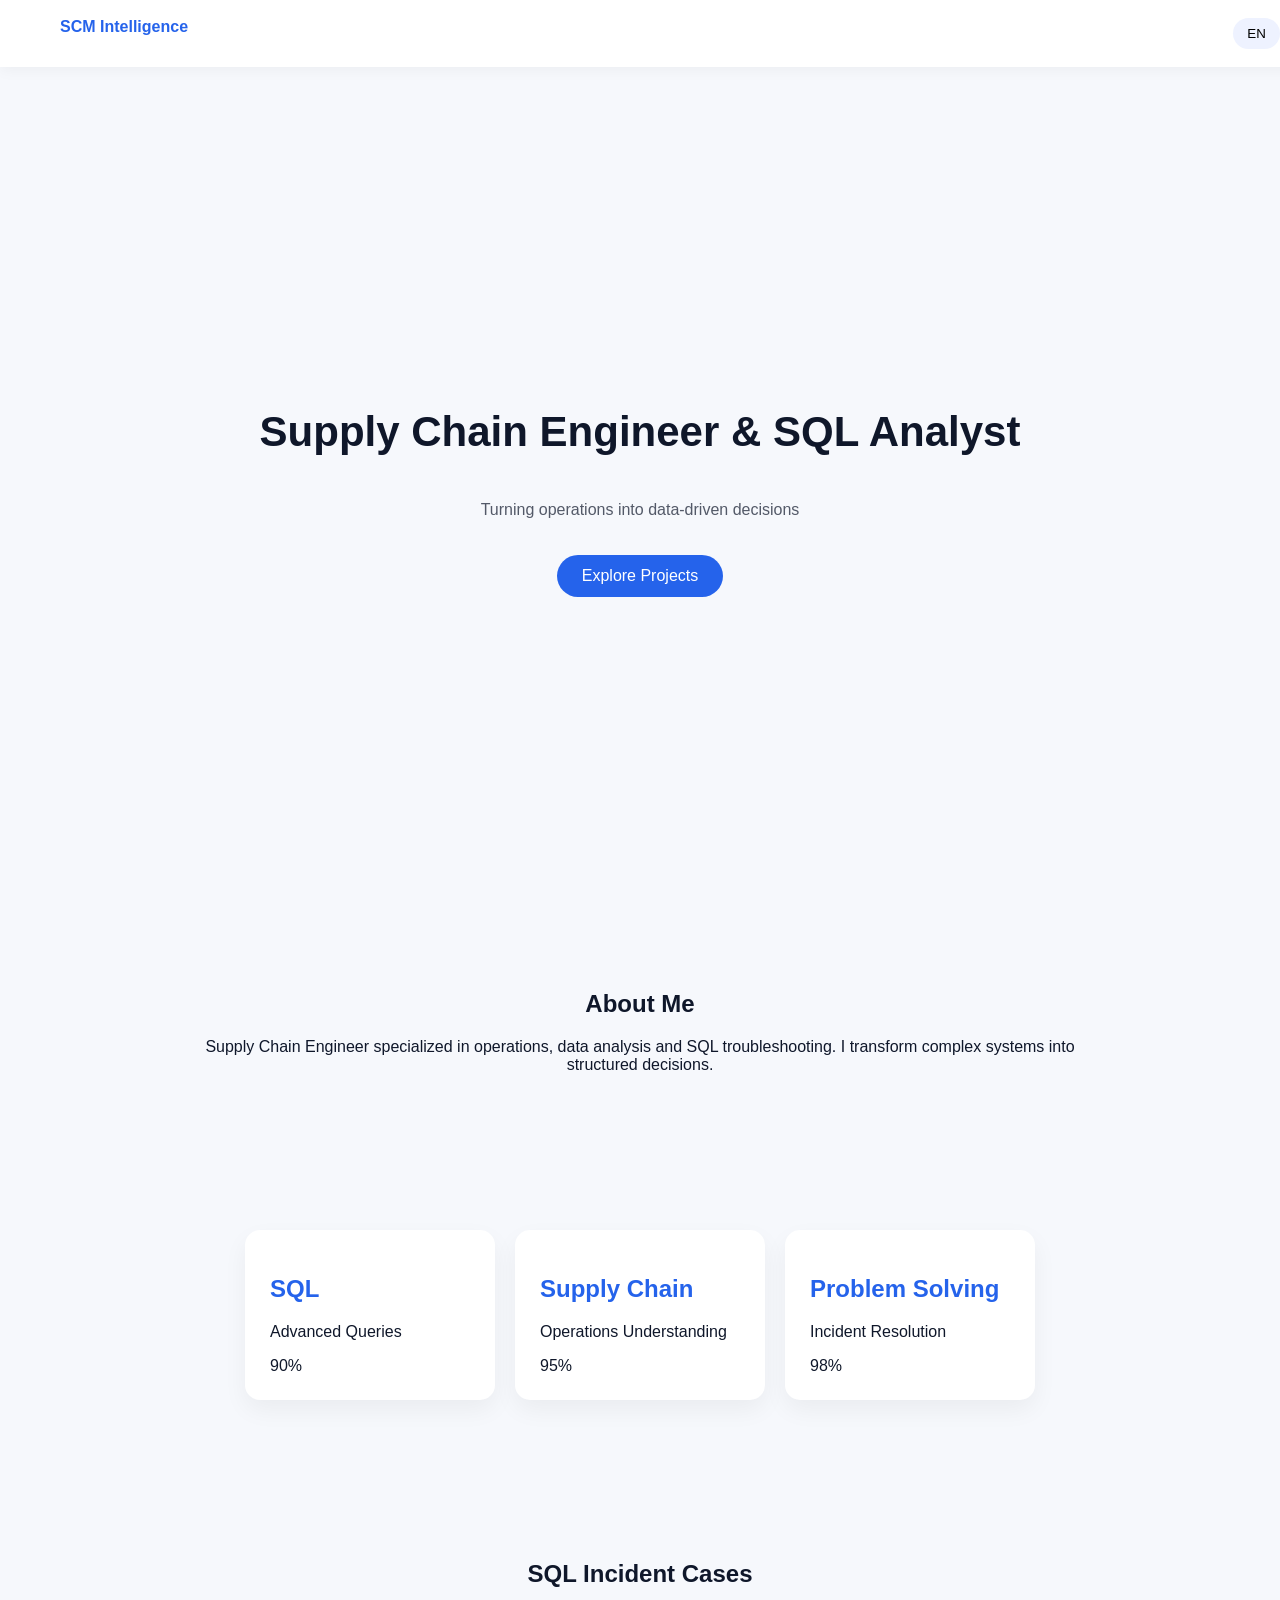
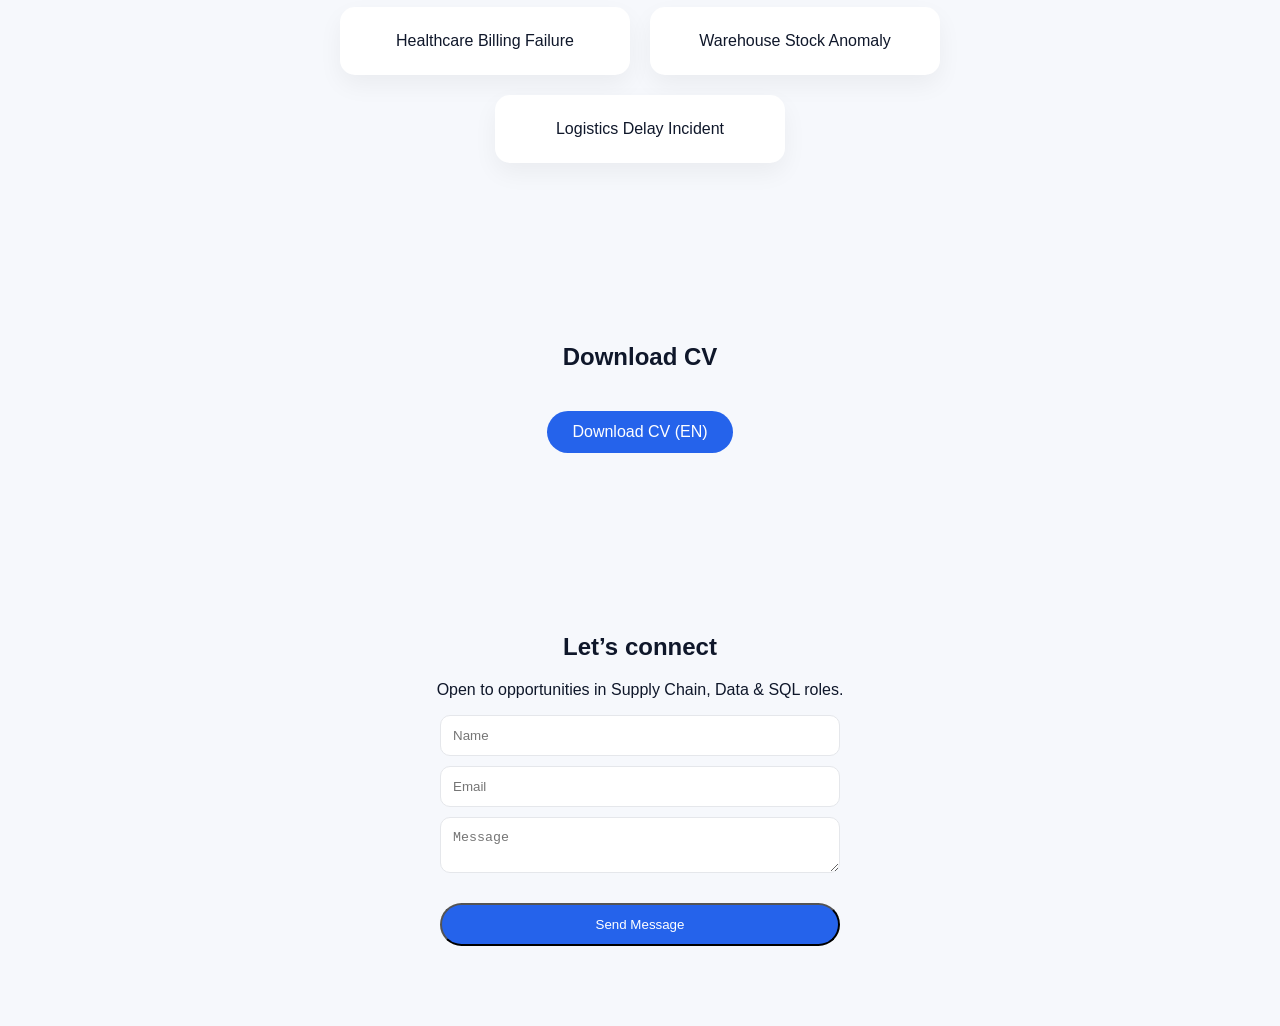
<file: index.html>
<!DOCTYPE html>
<html lang="en">
<head>
<meta charset="UTF-8">
<title>Supply Chain Intelligence</title>

<link rel="stylesheet" href="style.css">
<script src="script.js" defer></script>
</head>

<body>

<!-- NAV -->
<nav>
  <div class="logo">SCM Intelligence</div>

  <div class="nav-right">
    <button onclick="setLang('en')">EN</button>
    <button onclick="setLang('fr')">FR</button>
  </div>
</nav>

<!-- HERO -->
<section class="hero">
  <h1 id="title"></h1>
  <p id="subtitle"></p>

  <a href="#projects" class="btn">Explore Projects</a>
</section>

<!-- ABOUT -->
<section class="section">
  <h2>About Me</h2>

  <p>
    Supply Chain Engineer specialized in operations, data analysis and SQL troubleshooting.
    I transform complex systems into structured decisions.
  </p>
</section>

<!-- KPI DASHBOARD -->
<section class="dashboard">

  <div class="kpi">
    <h2>SQL</h2>
    <p>Advanced Queries</p>
    <span>90%</span>
  </div>

  <div class="kpi">
    <h2>Supply Chain</h2>
    <p>Operations Understanding</p>
    <span>95%</span>
  </div>

  <div class="kpi">
    <h2>Problem Solving</h2>
    <p>Incident Resolution</p>
    <span>98%</span>
  </div>

</section>

<!-- PROJECTS -->
<section id="projects" class="section dark">

  <h2>SQL Incident Cases</h2>

  <div class="grid">

    <a href="incident1.html" class="card">
      Healthcare Billing Failure
    </a>

    <a href="incident2.html" class="card">
      Warehouse Stock Anomaly
    </a>

    <a href="incident3.html" class="card">
      Logistics Delay Incident
    </a>

  </div>

</section>

<!-- CV -->
<section class="section">
  <h2>Download CV</h2>

  <a id="cvBtn" class="btn"></a>
</section>

<!-- CONTACT -->
<section class="section">

  <h2>Let’s connect</h2>

  <p>Open to opportunities in Supply Chain, Data & SQL roles.</p>

  <form action="https://formsubmit.co/TONEMAIL@gmail.com" method="POST">

    <input type="text" name="name" placeholder="Name" required>
    <input type="email" name="email" placeholder="Email" required>
    <textarea name="message" placeholder="Message"></textarea>

    <button class="btn">Send Message</button>

  </form>

</section>

</body>
</html>
</file>
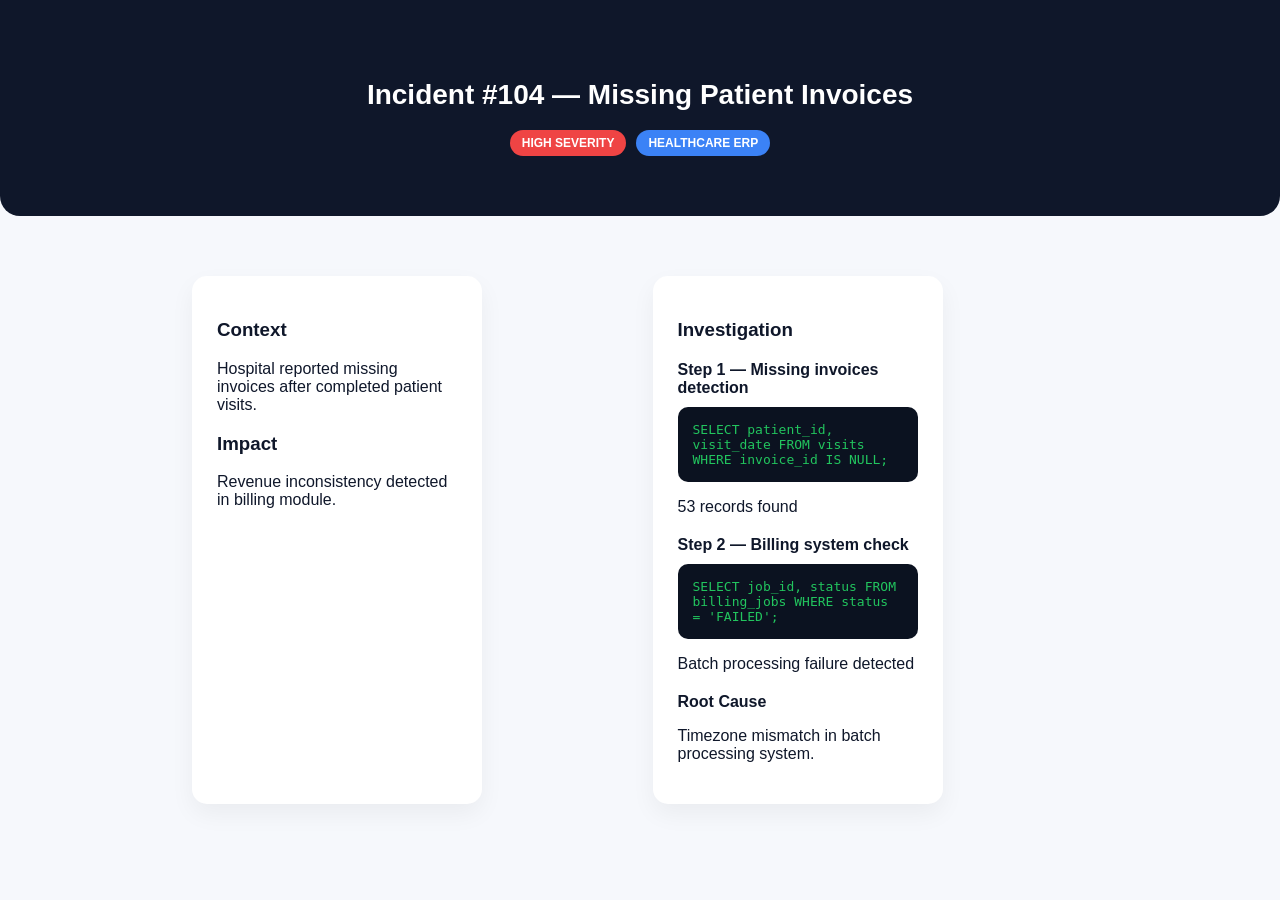
<file: incident1.html>
<!DOCTYPE html>
<html>
<head>
<link rel="stylesheet" href="style.css">
</head>

<body class="incident-page">

<!-- HEADER -->
<div class="incident-header">
  <h1>Incident #104 — Missing Patient Invoices</h1>

  <div class="badges">
    <span class="badge high">HIGH SEVERITY</span>
    <span class="badge system">HEALTHCARE ERP</span>
  </div>
</div>

<!-- LAYOUT -->
<div class="layout">

  <!-- LEFT -->
  <div class="card">

    <h3>Context</h3>
    <p>
      Hospital reported missing invoices after completed patient visits.
    </p>

    <h3>Impact</h3>
    <p>Revenue inconsistency detected in billing module.</p>

  </div>

  <!-- RIGHT -->
  <div class="card">

    <h3>Investigation</h3>

    <div class="step">
      <b>Step 1 — Missing invoices detection</b>

      <div class="sql">
SELECT patient_id, visit_date  
FROM visits  
WHERE invoice_id IS NULL;
      </div>

      <p>53 records found</p>
    </div>

    <div class="step">
      <b>Step 2 — Billing system check</b>

      <div class="sql">
SELECT job_id, status  
FROM billing_jobs  
WHERE status = 'FAILED';
      </div>

      <p>Batch processing failure detected</p>
    </div>

    <div class="step">
      <b>Root Cause</b>
      <p>Timezone mismatch in batch processing system.</p>
    </div>

  </div>

</div>

</body>
</html>
</file>
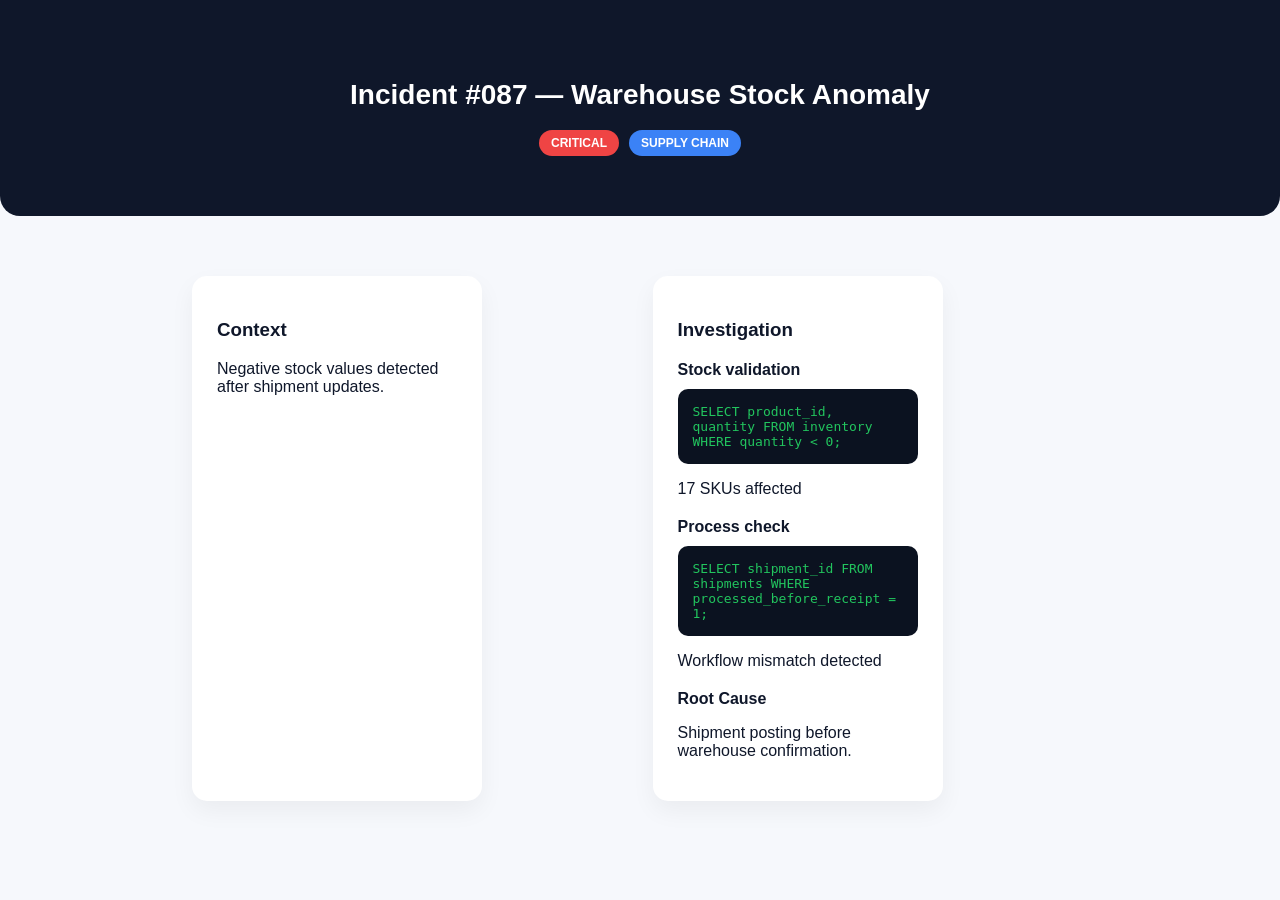
<file: incident2.html>
<!DOCTYPE html>
<html>
<head>
<link rel="stylesheet" href="style.css">
</head>

<body class="incident-page">

<div class="incident-header">
  <h1>Incident #087 — Warehouse Stock Anomaly</h1>

  <div class="badges">
    <span class="badge high">CRITICAL</span>
    <span class="badge system">SUPPLY CHAIN</span>
  </div>
</div>

<div class="layout">

  <div class="card">
    <h3>Context</h3>
    <p>Negative stock values detected after shipment updates.</p>
  </div>

  <div class="card">

    <h3>Investigation</h3>

    <div class="step">
      <b>Stock validation</b>

      <div class="sql">
SELECT product_id, quantity  
FROM inventory  
WHERE quantity < 0;
      </div>

      <p>17 SKUs affected</p>
    </div>

    <div class="step">
      <b>Process check</b>

      <div class="sql">
SELECT shipment_id  
FROM shipments  
WHERE processed_before_receipt = 1;
      </div>

      <p>Workflow mismatch detected</p>
    </div>

    <div class="step">
      <b>Root Cause</b>
      <p>Shipment posting before warehouse confirmation.</p>
    </div>

  </div>

</div>

</body>
</html>
</file>
<file: style.css>
/* ===== GLOBAL ===== */
body{
  margin:0;
  font-family:Inter, Arial;
  background:#f6f8fc;
  color:#0f172a;
  scroll-behavior:smooth;
}

/* ===== NAV ===== */
nav{
  position:fixed;
  top:0;
  width:100%;
  display:flex;
  justify-content:space-between;
  padding:18px 60px;
  background:white;
  box-shadow:0 2px 15px rgba(0,0,0,0.05);
  z-index:999;
}

nav .logo{
  font-weight:700;
  color:#2563eb;
}

.nav-right button{
  margin-left:10px;
  padding:8px 14px;
  border:none;
  border-radius:20px;
  cursor:pointer;
  background:#eef2ff;
}

/* ===== HERO ===== */
.hero{
  height:90vh;
  display:flex;
  flex-direction:column;
  justify-content:center;
  align-items:center;
  text-align:center;
  padding-top:80px;
}

.hero h1{
  font-size:42px;
  font-weight:800;
}

.hero p{
  opacity:0.7;
  margin-top:10px;
}

/* ===== BUTTONS ===== */
.btn{
  padding:12px 25px;
  border-radius:30px;
  background:#2563eb;
  color:white;
  text-decoration:none;
  display:inline-block;
  margin-top:20px;
  transition:0.3s;
}

.btn:hover{
  transform:translateY(-3px);
  box-shadow:0 10px 20px rgba(37,99,235,0.3);
}

/* ===== SECTION ===== */
.section{
  padding:80px 15%;
  text-align:center;
}

/* ===== KPI DASHBOARD ===== */
.dashboard{
  display:flex;
  justify-content:center;
  gap:20px;
  padding:60px;
}

.kpi{
  background:white;
  padding:25px;
  border-radius:15px;
  width:200px;
  box-shadow:0 10px 25px rgba(0,0,0,0.05);
  transition:0.3s;
}

.kpi:hover{
  transform:translateY(-5px);
}

.kpi h2{
  color:#2563eb;
}

/* ===== PROJECT CARDS ===== */
.grid{
  display:flex;
  justify-content:center;
  gap:20px;
  flex-wrap:wrap;
}

.card{
  background:white;
  padding:25px;
  border-radius:15px;
  width:240px;
  text-decoration:none;
  color:#0f172a;
  box-shadow:0 10px 25px rgba(0,0,0,0.05);
  transition:0.3s;
}

.card:hover{
  transform:translateY(-10px);
}

/* ===== INCIDENT PAGE ===== */
.incident-page{
  background:#f6f8fc;
}

/* HEADER INCIDENT */
.incident-header{
  background:#0f172a;
  color:white;
  padding:60px 20px;
  text-align:center;
  border-radius:0 0 20px 20px;
}

.incident-header h1{
  font-size:28px;
}

.badges{
  display:flex;
  justify-content:center;
  gap:10px;
  margin-top:15px;
}

.badge{
  padding:6px 12px;
  border-radius:20px;
  font-size:12px;
  font-weight:600;
}

.high{background:#ef4444;}
.medium{background:#f59e0b;}
.system{background:#3b82f6;}

/* INCIDENT LAYOUT */
.layout{
  display:grid;
  grid-template-columns:1fr 1fr;
  gap:25px;
  padding:60px 15%;
}

/* CARD INCIDENT */
.card{
  background:white;
  padding:25px;
  border-radius:15px;
  box-shadow:0 10px 25px rgba(0,0,0,0.05);
}

/* STEP */
.step{
  margin-top:20px;
}

/* SQL BOX */
.sql{
  background:#0b1220;
  color:#22c55e;
  padding:15px;
  border-radius:10px;
  font-family:monospace;
  margin-top:10px;
  overflow-x:auto;
}

/* RESULT */
.result{
  background:#e0f2fe;
  padding:10px;
  margin-top:10px;
  border-left:4px solid #2563eb;
}

/* ===== CONTACT FORM ===== */
form{
  display:flex;
  flex-direction:column;
  gap:10px;
  max-width:400px;
  margin:auto;
}

input, textarea{
  padding:12px;
  border-radius:10px;
  border:1px solid #e5e7eb;
  outline:none;
}

/* ===== RESPONSIVE ===== */
@media(max-width:900px){
  .layout{
    grid-template-columns:1fr;
    padding:30px;
  }

  .dashboard{
    flex-direction:column;
    align-items:center;
  }
}
</file>
